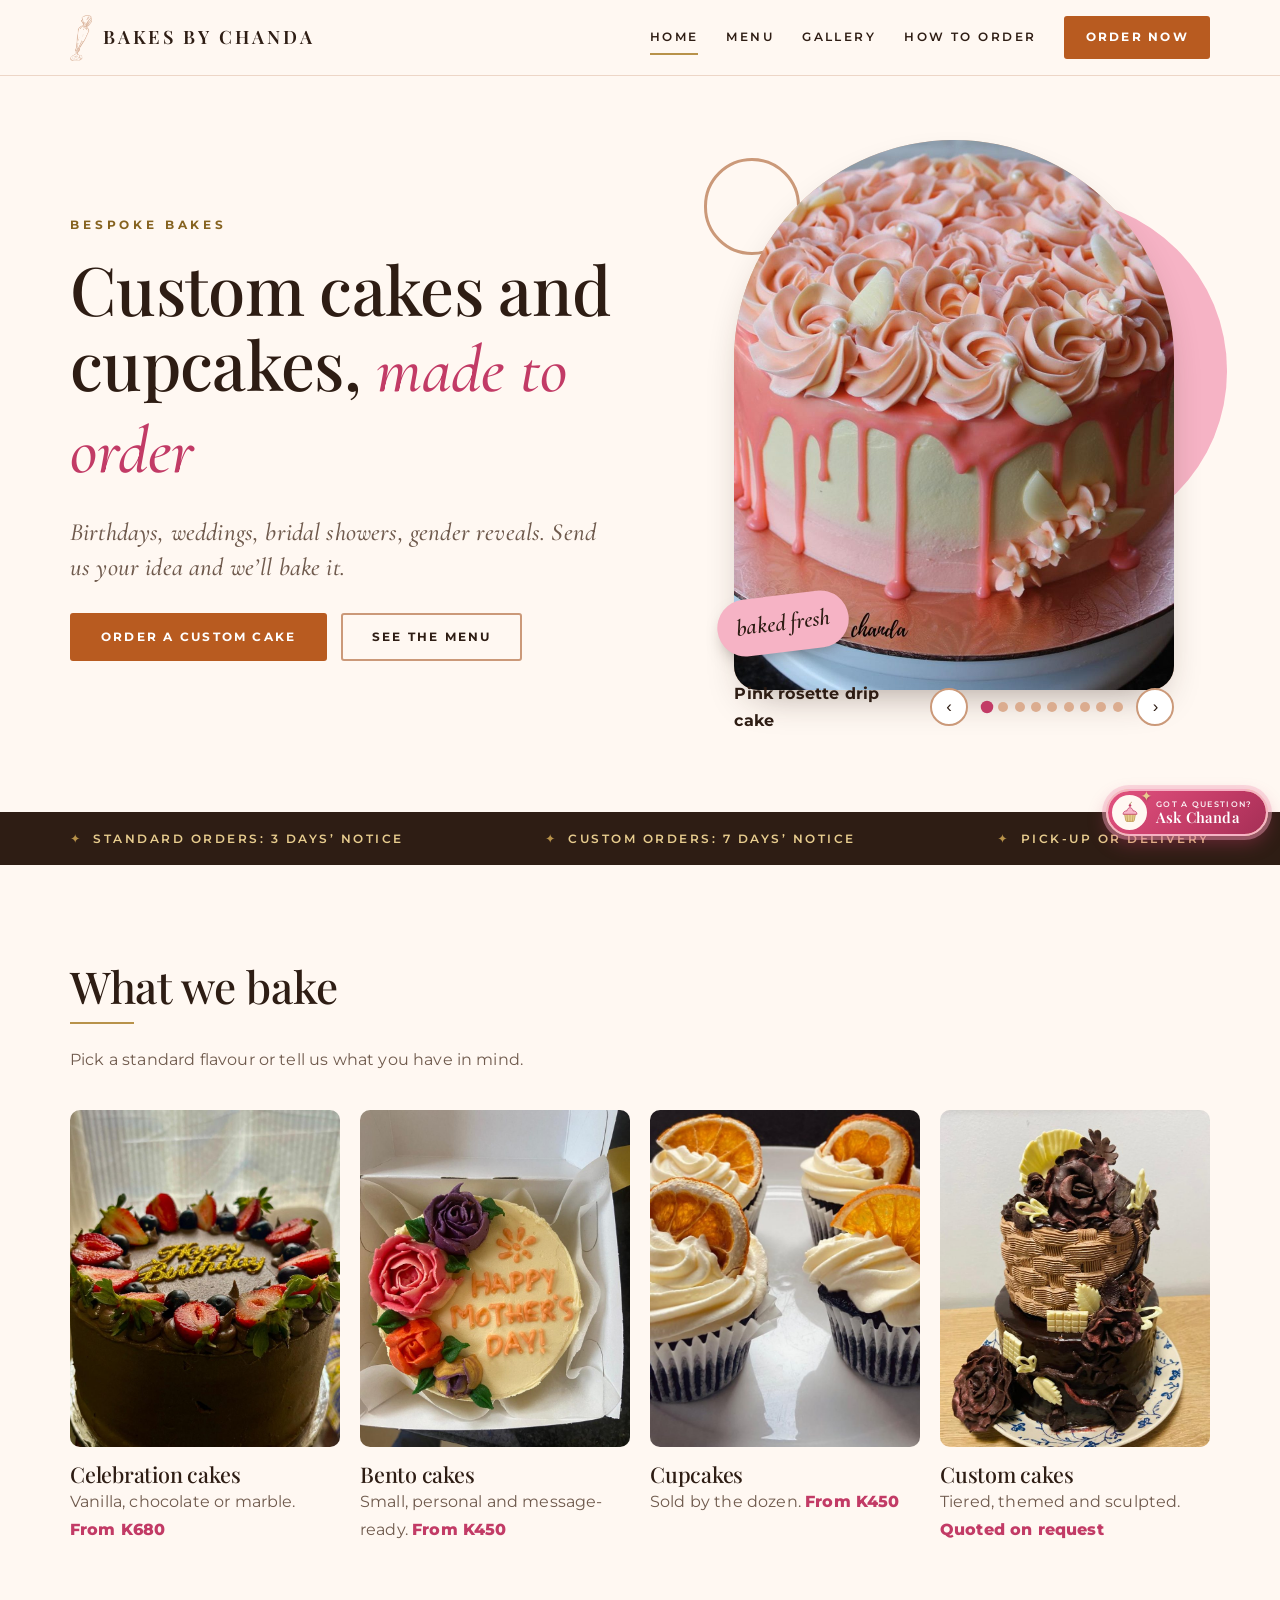
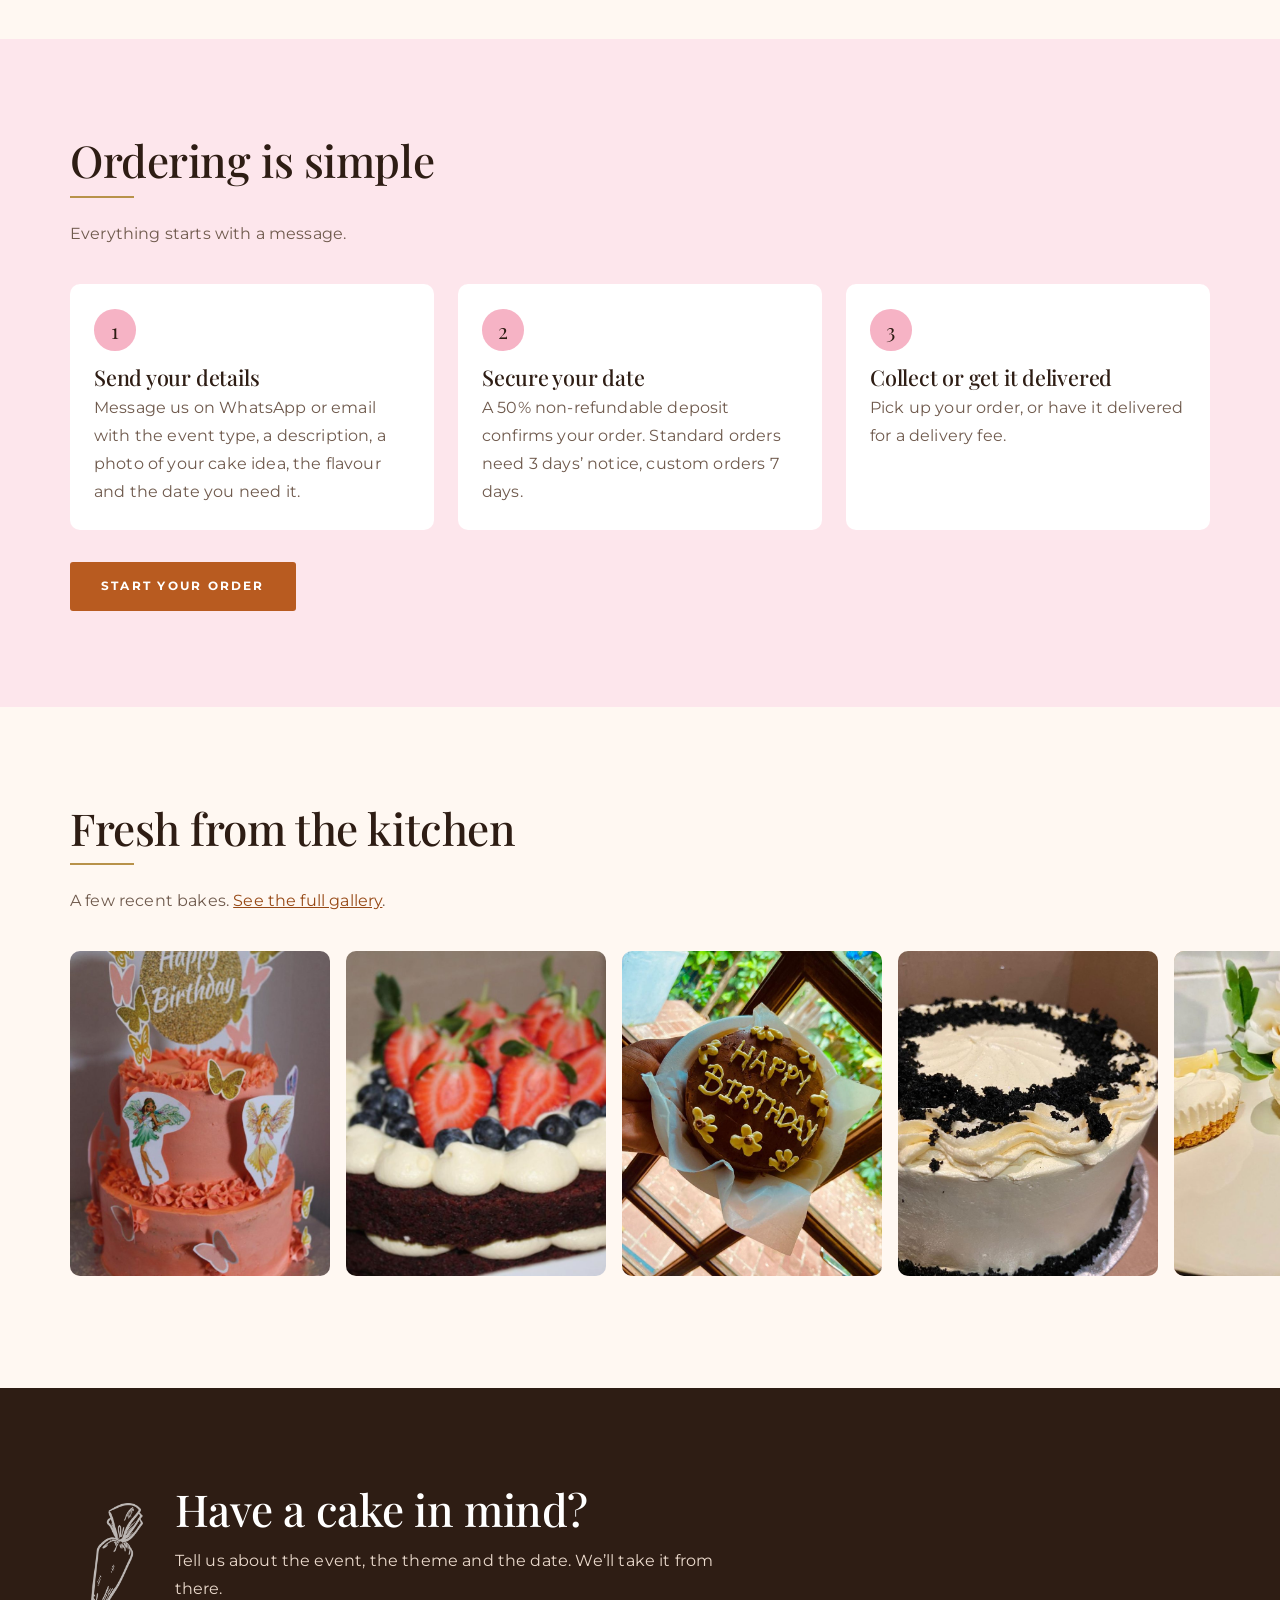
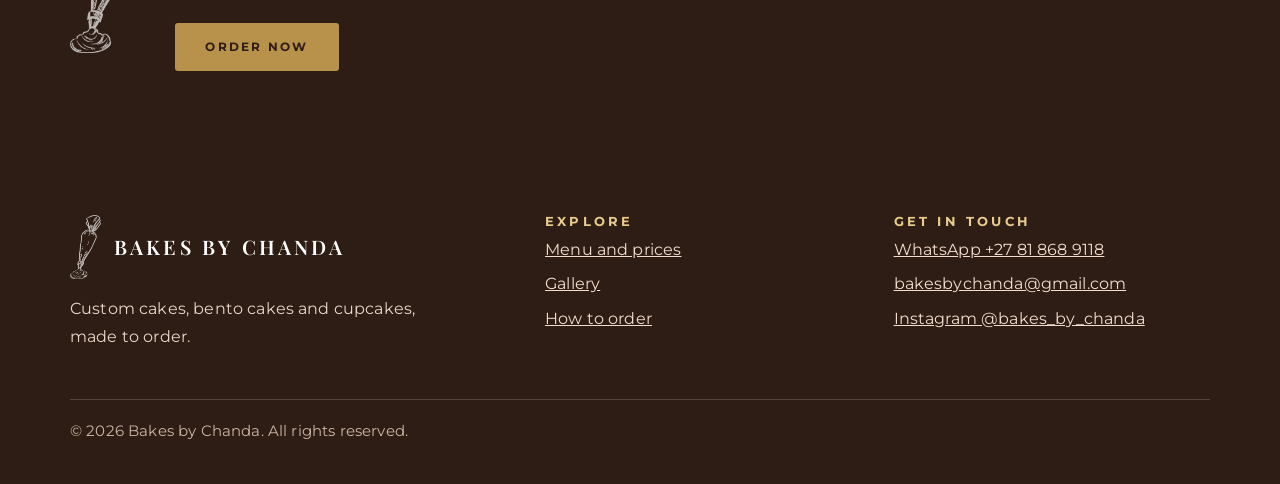
<file: index.html>
<!DOCTYPE html>
<html lang="en">
<head>
<meta charset="utf-8">
<meta name="viewport" content="width=device-width, initial-scale=1">
<title>Bakes by Chanda | Custom cakes, bento cakes and cupcakes</title>
<meta name="description" content="Custom cakes, bento cakes and cupcakes made to order. See the menu and prices, browse the gallery and order on WhatsApp.">
<meta name="theme-color" content="#dbac8f">
<meta property="og:title" content="Bakes by Chanda | Custom cakes, bento cakes and cupcakes">
<meta property="og:description" content="Custom cakes, bento cakes and cupcakes made to order. See the menu and prices, browse the gallery and order on WhatsApp.">
<meta property="og:type" content="website">
<meta property="og:image" content="images/cake-pink-rosettes.jpg">
<link rel="icon" type="image/png" href="images/logo-bag.png">
<link rel="preconnect" href="https://fonts.googleapis.com">
<link rel="preconnect" href="https://fonts.gstatic.com" crossorigin>
<link href="https://fonts.googleapis.com/css2?family=Cormorant+Garamond:ital,wght@0,500;0,600;1,500;1,600&family=Montserrat:wght@400;500;600;700;800&family=Playfair+Display:wght@500;600;700&display=swap" rel="stylesheet">
<link rel="stylesheet" href="css/style.css">
</head>
<body>
<a class="skip-link" href="#main">Skip to content</a>
<header class="site-header">
  <div class="wrap header-inner">
    <a class="brand" href="index.html" aria-label="Bakes by Chanda, home">
      <img src="images/logo-bag.png" alt="">
      <span class="brand-name">Bakes by Chanda</span>
    </a>
    <button class="nav-toggle" aria-expanded="false" aria-controls="site-nav" aria-label="Menu"><span></span></button>
    <nav class="nav" id="site-nav" aria-label="Main">
      <a href="index.html" aria-current="page">Home</a>
      <a href="menu.html">Menu</a>
      <a href="gallery.html">Gallery</a>
      <a href="order.html">How to order</a>
      <a class="btn btn-primary" href="order.html#order-form">Order now</a>
    </nav>
  </div>
</header>
<main id="main">

<section class="hero">
  <div class="wrap hero-grid">
    <div>
      <p class="eyebrow">Bespoke bakes</p>
      <h1>Custom cakes and cupcakes, <em>made to order</em></h1>
      <p class="lede">Birthdays, weddings, bridal showers, gender reveals. Send us your idea and we&rsquo;ll bake it.</p>
      <div class="hero-actions">
        <a class="btn btn-primary" href="order.html#order-form">Order a custom cake</a>
        <a class="btn btn-ghost" href="menu.html">See the menu</a>
      </div>
    </div>
    <div class="hero-art">
      <div class="slides" data-slideshow role="region" aria-roledescription="carousel" aria-label="Photos of our cakes and cupcakes">
        <figure class="slide is-active" data-caption="Pink rosette drip cake">
          <img src="images/cake-pink-rosettes.jpg" alt="Pink rosette drip cake with pearls and white chocolate petals" width="1100" height="1100">
        </figure>
        <figure class="slide" data-caption="Buttercream flower cupcakes" aria-hidden="true">
          <img src="images/cupcakes-buttercream-flowers.jpg" alt="Cupcakes topped with piped buttercream roses and flowers" width="1100" height="1100" loading="lazy">
        </figure>
        <figure class="slide" data-caption="Chocolate drip cake" aria-hidden="true">
          <img src="images/cake-chocolate-drip.jpg" alt="Chocolate drip cake with buttercream swirls and crumb toppers" width="1100" height="1100" loading="lazy">
        </figure>
        <figure class="slide" data-caption="Oreo cupcakes" aria-hidden="true">
          <img src="images/cupcakes-oreo.jpg" alt="Chocolate cupcakes with Oreo buttercream and Oreo halves" width="1100" height="1100" loading="lazy">
        </figure>
        <figure class="slide" data-caption="Gold drip birthday cake" aria-hidden="true">
          <img src="images/cake-gold-drip-33-detail.jpg" alt="Gold drip cake with piped numbers and decorations" width="1100" height="1100" loading="lazy">
        </figure>
        <figure class="slide" data-caption="Fondant cake with sugar flowers" aria-hidden="true">
          <img src="images/cake-fondant-striped-roses.jpg" alt="Red and white striped fondant cake with sugar roses and candy details" width="1100" height="1100" loading="lazy">
        </figure>
        <figure class="slide" data-caption="Caramel drip cake" aria-hidden="true">
          <img src="images/cake-caramel-drip.jpg" alt="Caramel and chocolate drip cake with buttercream rosettes" width="825" height="1100" loading="lazy">
        </figure>
        <figure class="slide" data-caption="Butterfly cupcakes" aria-hidden="true">
          <img src="images/cupcakes-pink-butterflies.jpg" alt="Pink buttercream cupcakes with gold glitter butterfly toppers" width="1100" height="733" loading="lazy">
        </figure>
        <figure class="slide" data-caption="Rose and flower cupcakes" aria-hidden="true">
          <img src="images/cupcakes-rose-box.jpg" alt="Box of cupcakes with piped pink and orange buttercream flowers" width="1100" height="825" loading="lazy">
        </figure>
      </div>
      <div class="slide-bar">
        <p class="slide-caption" aria-live="polite"></p>
        <div class="slide-controls">
          <button class="slide-btn slide-prev" type="button" aria-label="Previous photo">&#8249;</button>
          <div class="slide-dots"></div>
          <button class="slide-btn slide-next" type="button" aria-label="Next photo">&#8250;</button>
        </div>
      </div>
      <span class="sticker" aria-hidden="true">baked fresh</span>
    </div>
  </div>
</section>

<div class="info-strip">
  <div class="wrap">
    <ul>
      <li>Standard orders: 3 days&rsquo; notice</li>
      <li>Custom orders: 7 days&rsquo; notice</li>
      <li>Pick-up or delivery</li>
    </ul>
  </div>
</div>

<section class="section">
  <div class="wrap">
    <div class="section-head">
      <h2>What we bake</h2>
      <p>Pick a standard flavour or tell us what you have in mind.</p>
    </div>
    <div class="tiles">
      <a class="tile" href="menu.html#cakes">
        <div class="tile-img"><img src="images/cake-chocolate-berries-birthday.jpg" alt="Chocolate birthday cake ringed with strawberries and blueberries" loading="lazy"></div>
        <h3>Celebration cakes</h3>
        <p>Vanilla, chocolate or marble. <span class="from">From K680</span></p>
      </a>
      <a class="tile" href="menu.html#bento">
        <div class="tile-img"><img src="images/bento-mothers-day.jpg" alt="Mother&rsquo;s Day bento cake with buttercream roses" loading="lazy"></div>
        <h3>Bento cakes</h3>
        <p>Small, personal and message-ready. <span class="from">From K450</span></p>
      </a>
      <a class="tile" href="menu.html#cupcakes">
        <div class="tile-img"><img src="images/cupcakes-orange-slice.jpg" alt="Chocolate cupcakes with vanilla frosting and dried orange slices" loading="lazy"></div>
        <h3>Cupcakes</h3>
        <p>Sold by the dozen. <span class="from">From K450</span></p>
      </a>
      <a class="tile" href="menu.html#custom">
        <div class="tile-img"><img src="images/cake-chocolate-basket-weave.jpg" alt="Two-tier chocolate cake with basket-weave buttercream and chocolate roses" loading="lazy"></div>
        <h3>Custom cakes</h3>
        <p>Tiered, themed and sculpted. <span class="from">Quoted on request</span></p>
      </a>
    </div>
  </div>
</section>

<section class="section band-pink">
  <div class="wrap">
    <div class="section-head">
      <h2>Ordering is simple</h2>
      <p>Everything starts with a message.</p>
    </div>
    <ol class="steps">
      <li>
        <h3>Send your details</h3>
        <p>Message us on WhatsApp or email with the event type, a description, a photo of your cake idea, the flavour and the date you need it.</p>
      </li>
      <li>
        <h3>Secure your date</h3>
        <p>A 50% non-refundable deposit confirms your order. Standard orders need 3 days&rsquo; notice, custom orders 7 days.</p>
      </li>
      <li>
        <h3>Collect or get it delivered</h3>
        <p>Pick up your order, or have it delivered for a delivery fee.</p>
      </li>
    </ol>
    <div class="band-actions"><a class="btn btn-primary" href="order.html#order-form">Start your order</a></div>
  </div>
</section>

<section class="section">
  <div class="wrap">
    <div class="section-head">
      <h2>Fresh from the kitchen</h2>
      <p>A few recent bakes. <a href="gallery.html">See the full gallery</a>.</p>
    </div>
  </div>
  <div class="strip" tabindex="0" aria-label="Recent bakes, scroll sideways">
    <a href="gallery.html#custom"><img src="images/cake-fairy-two-tier.jpg" alt="Two-tier fairy birthday cake with butterflies" loading="lazy"></a>
    <a href="gallery.html#cakes"><img src="images/cake-red-velvet-berries.jpg" alt="Naked layer cake with strawberries and blueberries" loading="lazy"></a>
    <a href="gallery.html#bento"><img src="images/bento-happy-birthday.jpg" alt="Chocolate bento cake with Happy Birthday piping" loading="lazy"></a>
    <a href="gallery.html#cakes"><img src="images/cake-vanilla-crumb.jpg" alt="Vanilla buttercream cake with dark cake-crumb border" loading="lazy"></a>
    <a href="gallery.html#desserts"><img src="images/dessert-lemon-cheesecake-cups.jpg" alt="Lemon cheesecake cups with a biscuit base" loading="lazy" style="object-position:40% 50%"></a>
    <a href="gallery.html#custom"><img src="images/cake-fondant-striped-roses-detail.jpg" alt="Close-up of sugar roses on a striped fondant cake" loading="lazy"></a>
  </div>
</section>

<section class="section cta">
  <div class="wrap cta-inner">
    <img src="images/logo-bag-white.png" alt="">
    <div>
      <h2>Have a cake in mind?</h2>
      <p>Tell us about the event, the theme and the date. We&rsquo;ll take it from there.</p>
      <a class="btn btn-primary" href="order.html#order-form">Order now</a>
    </div>
  </div>
</section>
</main>
<footer class="site-footer">
  <div class="wrap">
    <div class="footer-grid">
      <div>
        <div class="footer-brand">
          <img src="images/logo-bag-white.png" alt="">
          <span class="brand-name">Bakes by Chanda</span>
        </div>
        <p style="margin-top:1rem;max-width:22rem">Custom cakes, bento cakes and cupcakes, made to order.</p>
      </div>
      <div>
        <h3>Explore</h3>
        <ul>
          <li><a href="menu.html">Menu and prices</a></li>
          <li><a href="gallery.html">Gallery</a></li>
          <li><a href="order.html">How to order</a></li>
        </ul>
      </div>
      <div>
        <h3>Get in touch</h3>
        <ul>
          <li><a href="https://wa.me/27818689118">WhatsApp +27 81 868 9118</a></li>
          <li><a href="mailto:bakesbychanda@gmail.com">bakesbychanda@gmail.com</a></li>
          <li><a href="https://www.instagram.com/bakes_by_chanda/" rel="noopener">Instagram @bakes_by_chanda</a></li>
        </ul>
      </div>
    </div>
    <p class="copyright">&copy; <span data-year>2026</span> Bakes by Chanda. All rights reserved.</p>
  </div>
</footer>
<script src="js/main.js"></script>
</body>
</html>
</file>
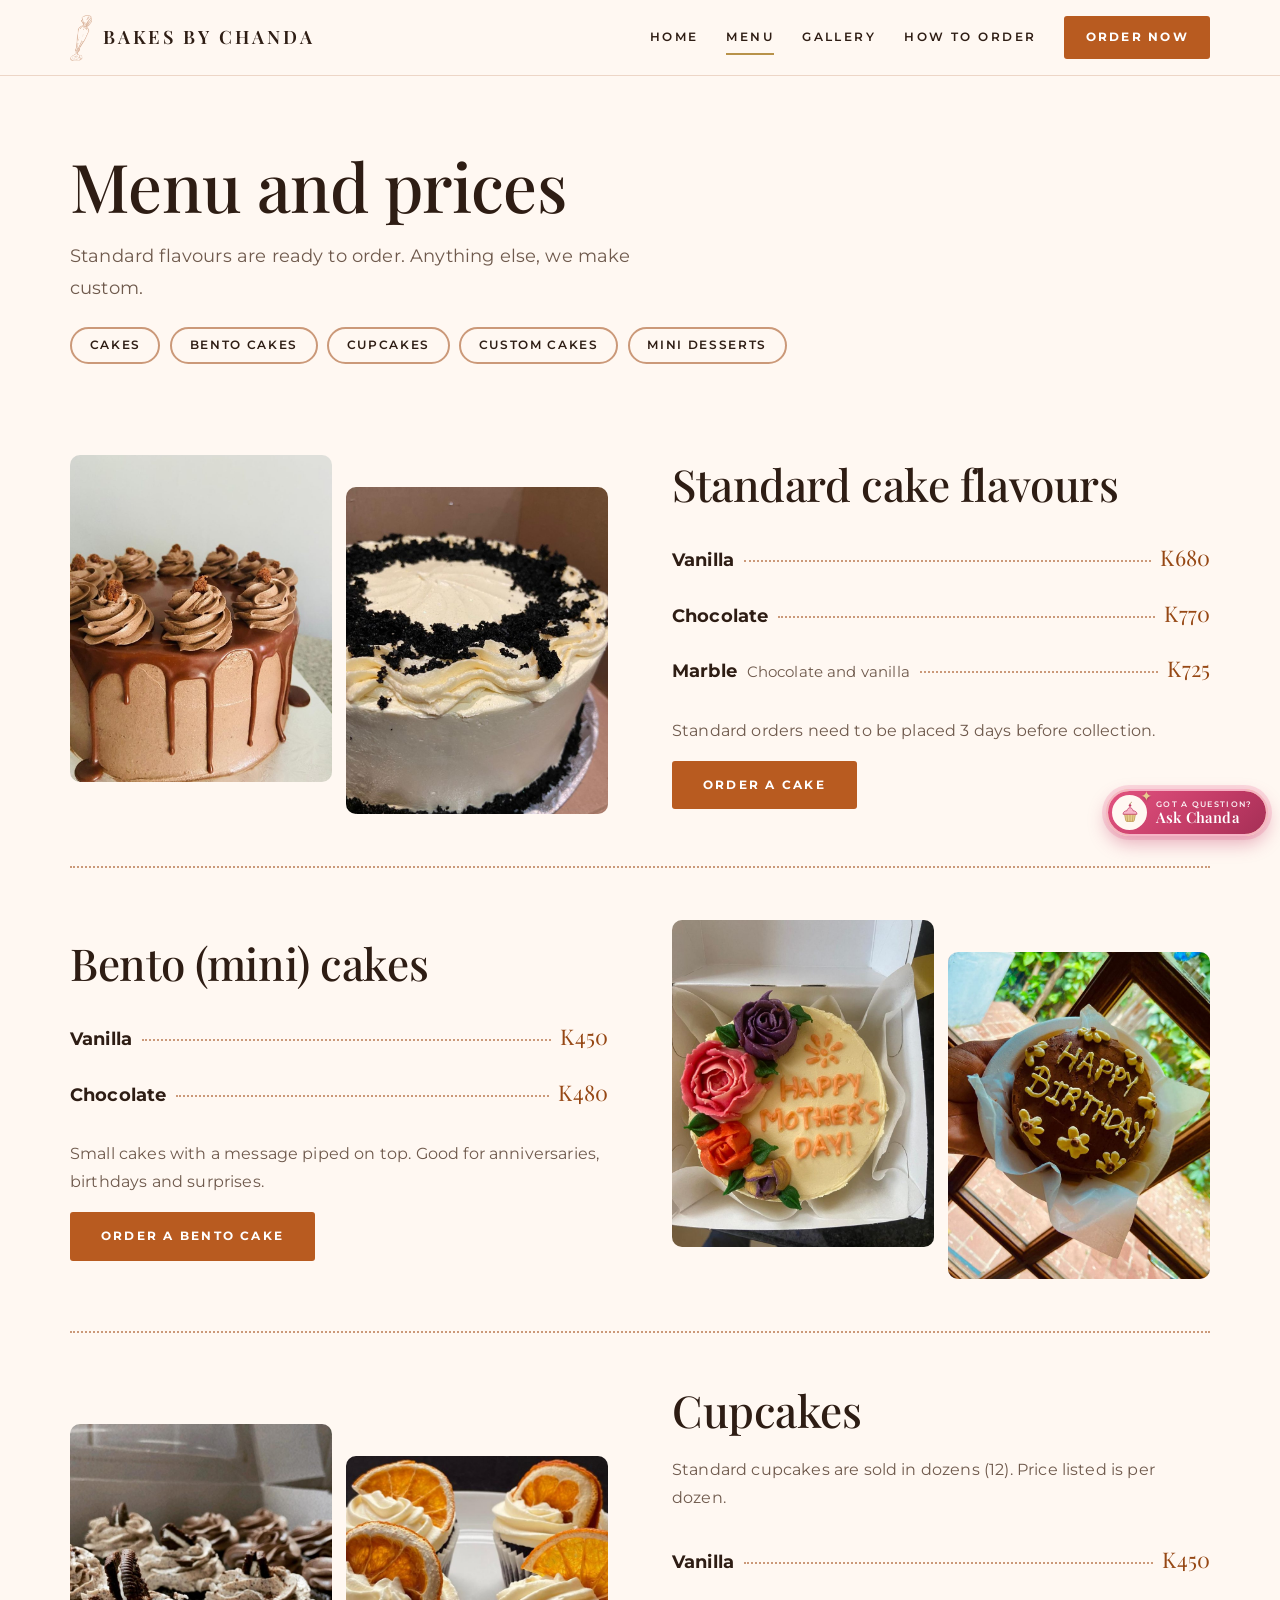
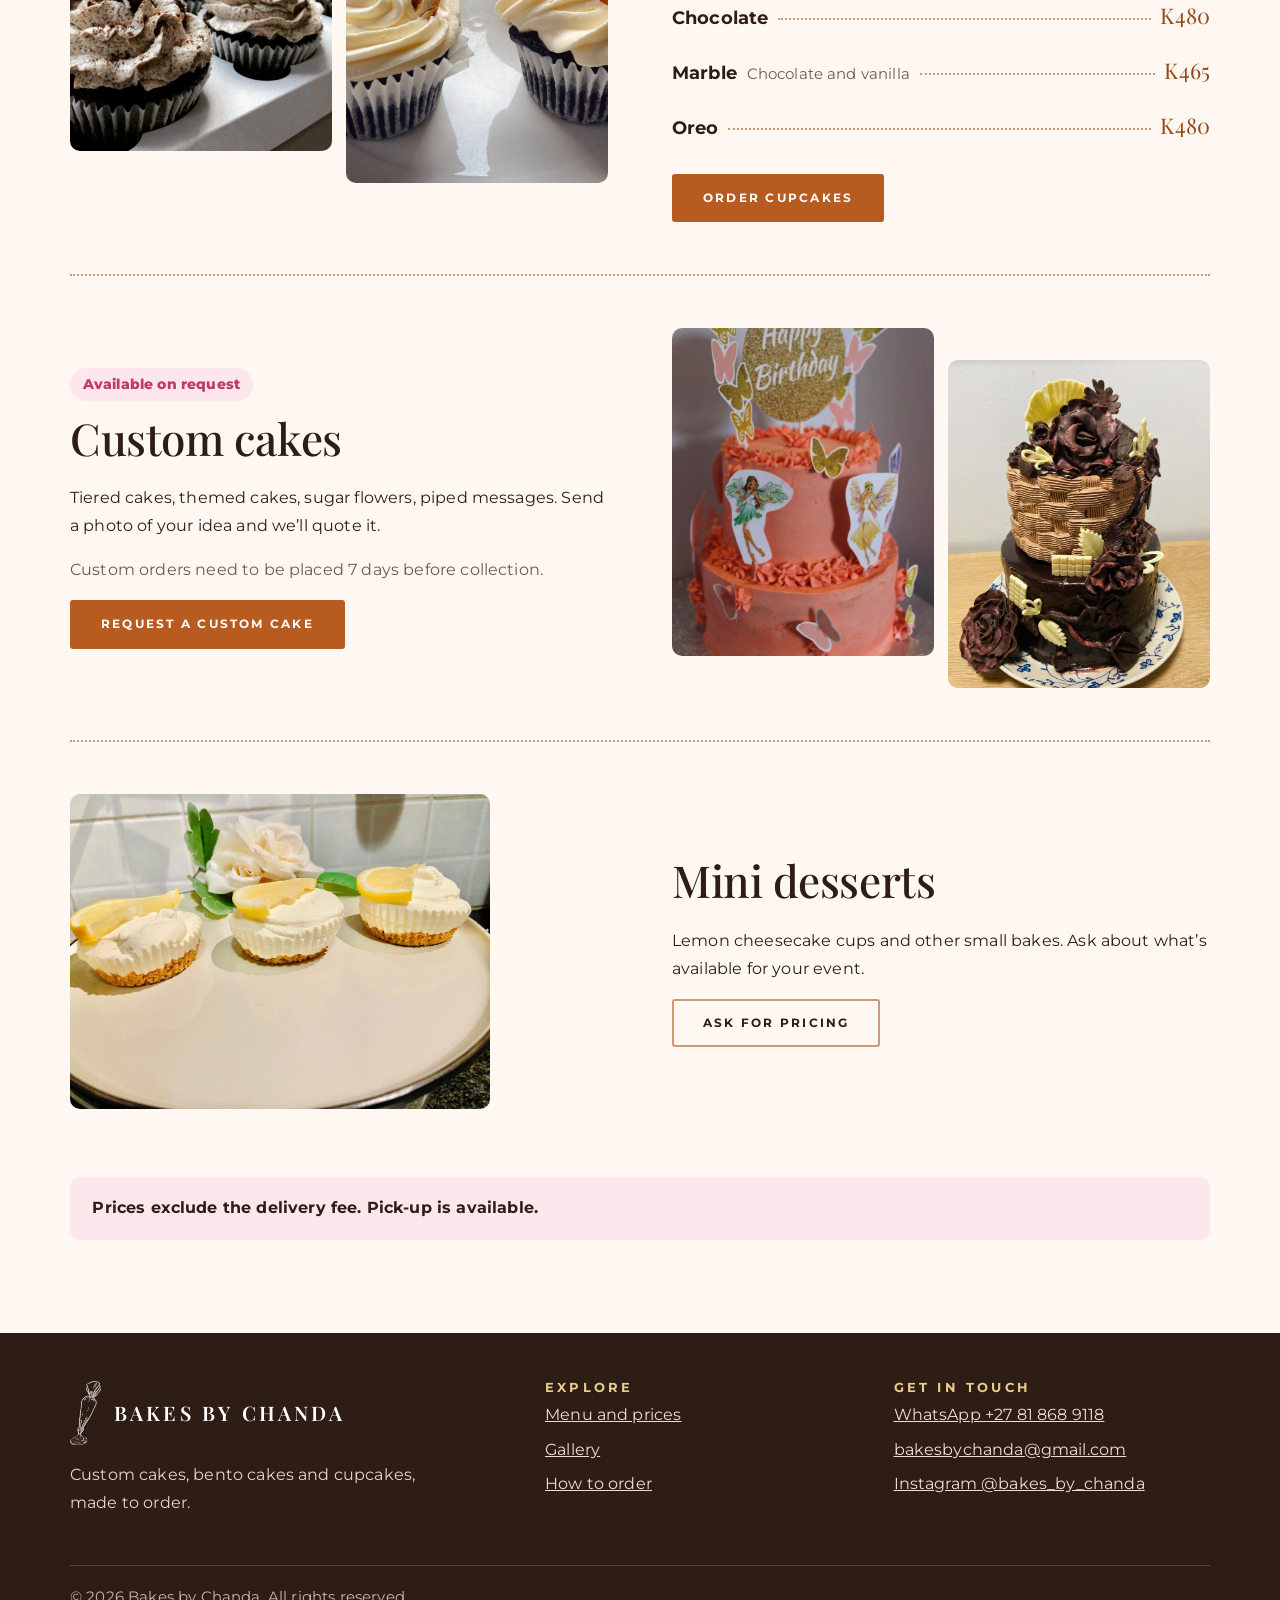
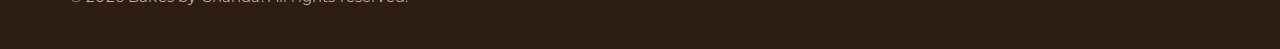
<file: menu.html>
<!DOCTYPE html>
<html lang="en">
<head>
<meta charset="utf-8">
<meta name="viewport" content="width=device-width, initial-scale=1">
<title>Menu and prices | Bakes by Chanda</title>
<meta name="description" content="Standard cake, bento cake and cupcake flavours with prices, plus custom cakes on request.">
<meta name="theme-color" content="#dbac8f">
<meta property="og:title" content="Menu and prices | Bakes by Chanda">
<meta property="og:description" content="Standard cake, bento cake and cupcake flavours with prices, plus custom cakes on request.">
<meta property="og:type" content="website">
<meta property="og:image" content="images/cake-pink-rosettes.jpg">
<link rel="icon" type="image/png" href="images/logo-bag.png">
<link rel="preconnect" href="https://fonts.googleapis.com">
<link rel="preconnect" href="https://fonts.gstatic.com" crossorigin>
<link href="https://fonts.googleapis.com/css2?family=Cormorant+Garamond:ital,wght@0,500;0,600;1,500;1,600&family=Montserrat:wght@400;500;600;700;800&family=Playfair+Display:wght@500;600;700&display=swap" rel="stylesheet">
<link rel="stylesheet" href="css/style.css">
</head>
<body>
<a class="skip-link" href="#main">Skip to content</a>
<header class="site-header">
  <div class="wrap header-inner">
    <a class="brand" href="index.html" aria-label="Bakes by Chanda, home">
      <img src="images/logo-bag.png" alt="">
      <span class="brand-name">Bakes by Chanda</span>
    </a>
    <button class="nav-toggle" aria-expanded="false" aria-controls="site-nav" aria-label="Menu"><span></span></button>
    <nav class="nav" id="site-nav" aria-label="Main">
      <a href="index.html">Home</a>
      <a href="menu.html" aria-current="page">Menu</a>
      <a href="gallery.html">Gallery</a>
      <a href="order.html">How to order</a>
      <a class="btn btn-primary" href="order.html#order-form">Order now</a>
    </nav>
  </div>
</header>
<main id="main">

<section class="page-banner">
  <div class="wrap">
    <h1>Menu and prices</h1>
    <p>Standard flavours are ready to order. Anything else, we make custom.</p>
    <div class="chips" aria-label="Jump to a section">
      <a class="chip" href="#cakes">Cakes</a>
      <a class="chip" href="#bento">Bento cakes</a>
      <a class="chip" href="#cupcakes">Cupcakes</a>
      <a class="chip" href="#custom">Custom cakes</a>
      <a class="chip" href="#desserts">Mini desserts</a>
    </div>
  </div>
</section>

<div class="wrap">

  <section class="menu-block" id="cakes">
    <div class="menu-photos">
      <img src="images/cake-chocolate-drip.jpg" alt="Chocolate drip cake with buttercream swirls" loading="lazy">
      <img src="images/cake-vanilla-crumb.jpg" alt="Vanilla buttercream cake with dark cake-crumb border" loading="lazy">
    </div>
    <div>
      <h2>Standard cake flavours</h2>
      <ul class="price-list">
        <li>Vanilla <span class="dots"></span> <span class="price">K680</span></li>
        <li>Chocolate <span class="dots"></span> <span class="price">K770</span></li>
        <li>Marble <small>Chocolate and vanilla</small> <span class="dots"></span> <span class="price">K725</span></li>
      </ul>
      <p class="menu-note">Standard orders need to be placed 3 days before collection.</p>
      <a class="btn btn-primary" href="order.html?item=standard#order-form">Order a cake</a>
    </div>
  </section>

  <section class="menu-block flip" id="bento">
    <div class="menu-photos">
      <img src="images/bento-mothers-day.jpg" alt="Mother&rsquo;s Day bento cake with buttercream roses" loading="lazy">
      <img src="images/bento-happy-birthday.jpg" alt="Chocolate bento cake with Happy Birthday piping" loading="lazy">
    </div>
    <div>
      <h2>Bento (mini) cakes</h2>
      <ul class="price-list">
        <li>Vanilla <span class="dots"></span> <span class="price">K450</span></li>
        <li>Chocolate <span class="dots"></span> <span class="price">K480</span></li>
      </ul>
      <p class="menu-note">Small cakes with a message piped on top. Good for anniversaries, birthdays and surprises.</p>
      <a class="btn btn-primary" href="order.html?item=bento#order-form">Order a bento cake</a>
    </div>
  </section>

  <section class="menu-block" id="cupcakes">
    <div class="menu-photos">
      <img src="images/cupcakes-oreo.jpg" alt="Chocolate cupcakes with Oreo buttercream and Oreo halves" loading="lazy">
      <img src="images/cupcakes-orange-slice.jpg" alt="Chocolate cupcakes with vanilla frosting and dried orange slices" loading="lazy">
    </div>
    <div>
      <h2>Cupcakes</h2>
      <p class="menu-note">Standard cupcakes are sold in dozens (12). Price listed is per dozen.</p>
      <ul class="price-list">
        <li>Vanilla <span class="dots"></span> <span class="price">K450</span></li>
        <li>Chocolate <span class="dots"></span> <span class="price">K480</span></li>
        <li>Marble <small>Chocolate and vanilla</small> <span class="dots"></span> <span class="price">K465</span></li>
        <li>Oreo <span class="dots"></span> <span class="price">K480</span></li>
      </ul>
      <a class="btn btn-primary" href="order.html?item=cupcakes#order-form">Order cupcakes</a>
    </div>
  </section>

  <section class="menu-block flip" id="custom">
    <div class="menu-photos">
      <img src="images/cake-fairy-two-tier.jpg" alt="Two-tier fairy birthday cake with butterflies" loading="lazy">
      <img src="images/cake-chocolate-basket-weave.jpg" alt="Two-tier chocolate cake with basket-weave buttercream and chocolate roses" loading="lazy">
    </div>
    <div>
      <span class="tag-pink">Available on request</span>
      <h2>Custom cakes</h2>
      <p>Tiered cakes, themed cakes, sugar flowers, piped messages. Send a photo of your idea and we&rsquo;ll quote it.</p>
      <p class="menu-note">Custom orders need to be placed 7 days before collection.</p>
      <a class="btn btn-primary" href="order.html?item=custom#order-form">Request a custom cake</a>
    </div>
  </section>

  <section class="menu-block" id="desserts">
    <div class="menu-photos single">
      <img src="images/dessert-lemon-cheesecake-cups.jpg" alt="Lemon cheesecake cups with a biscuit base" loading="lazy" style="aspect-ratio:4/3">
    </div>
    <div>
      <h2>Mini desserts</h2>
      <p>Lemon cheesecake cups and other small bakes. Ask about what&rsquo;s available for your event.</p>
      <a class="btn btn-ghost" href="order.html#order-form">Ask for pricing</a>
    </div>
  </section>

  <p class="delivery-note">Prices exclude the delivery fee. Pick-up is available.</p>
  <div style="height:clamp(3rem,6vw,5rem)"></div>
</div>
</main>
<footer class="site-footer">
  <div class="wrap">
    <div class="footer-grid">
      <div>
        <div class="footer-brand">
          <img src="images/logo-bag-white.png" alt="">
          <span class="brand-name">Bakes by Chanda</span>
        </div>
        <p style="margin-top:1rem;max-width:22rem">Custom cakes, bento cakes and cupcakes, made to order.</p>
      </div>
      <div>
        <h3>Explore</h3>
        <ul>
          <li><a href="menu.html">Menu and prices</a></li>
          <li><a href="gallery.html">Gallery</a></li>
          <li><a href="order.html">How to order</a></li>
        </ul>
      </div>
      <div>
        <h3>Get in touch</h3>
        <ul>
          <li><a href="https://wa.me/27818689118">WhatsApp +27 81 868 9118</a></li>
          <li><a href="mailto:bakesbychanda@gmail.com">bakesbychanda@gmail.com</a></li>
          <li><a href="https://www.instagram.com/bakes_by_chanda/" rel="noopener">Instagram @bakes_by_chanda</a></li>
        </ul>
      </div>
    </div>
    <p class="copyright">&copy; <span data-year>2026</span> Bakes by Chanda. All rights reserved.</p>
  </div>
</footer>
<script src="js/main.js"></script>
</body>
</html>
</file>
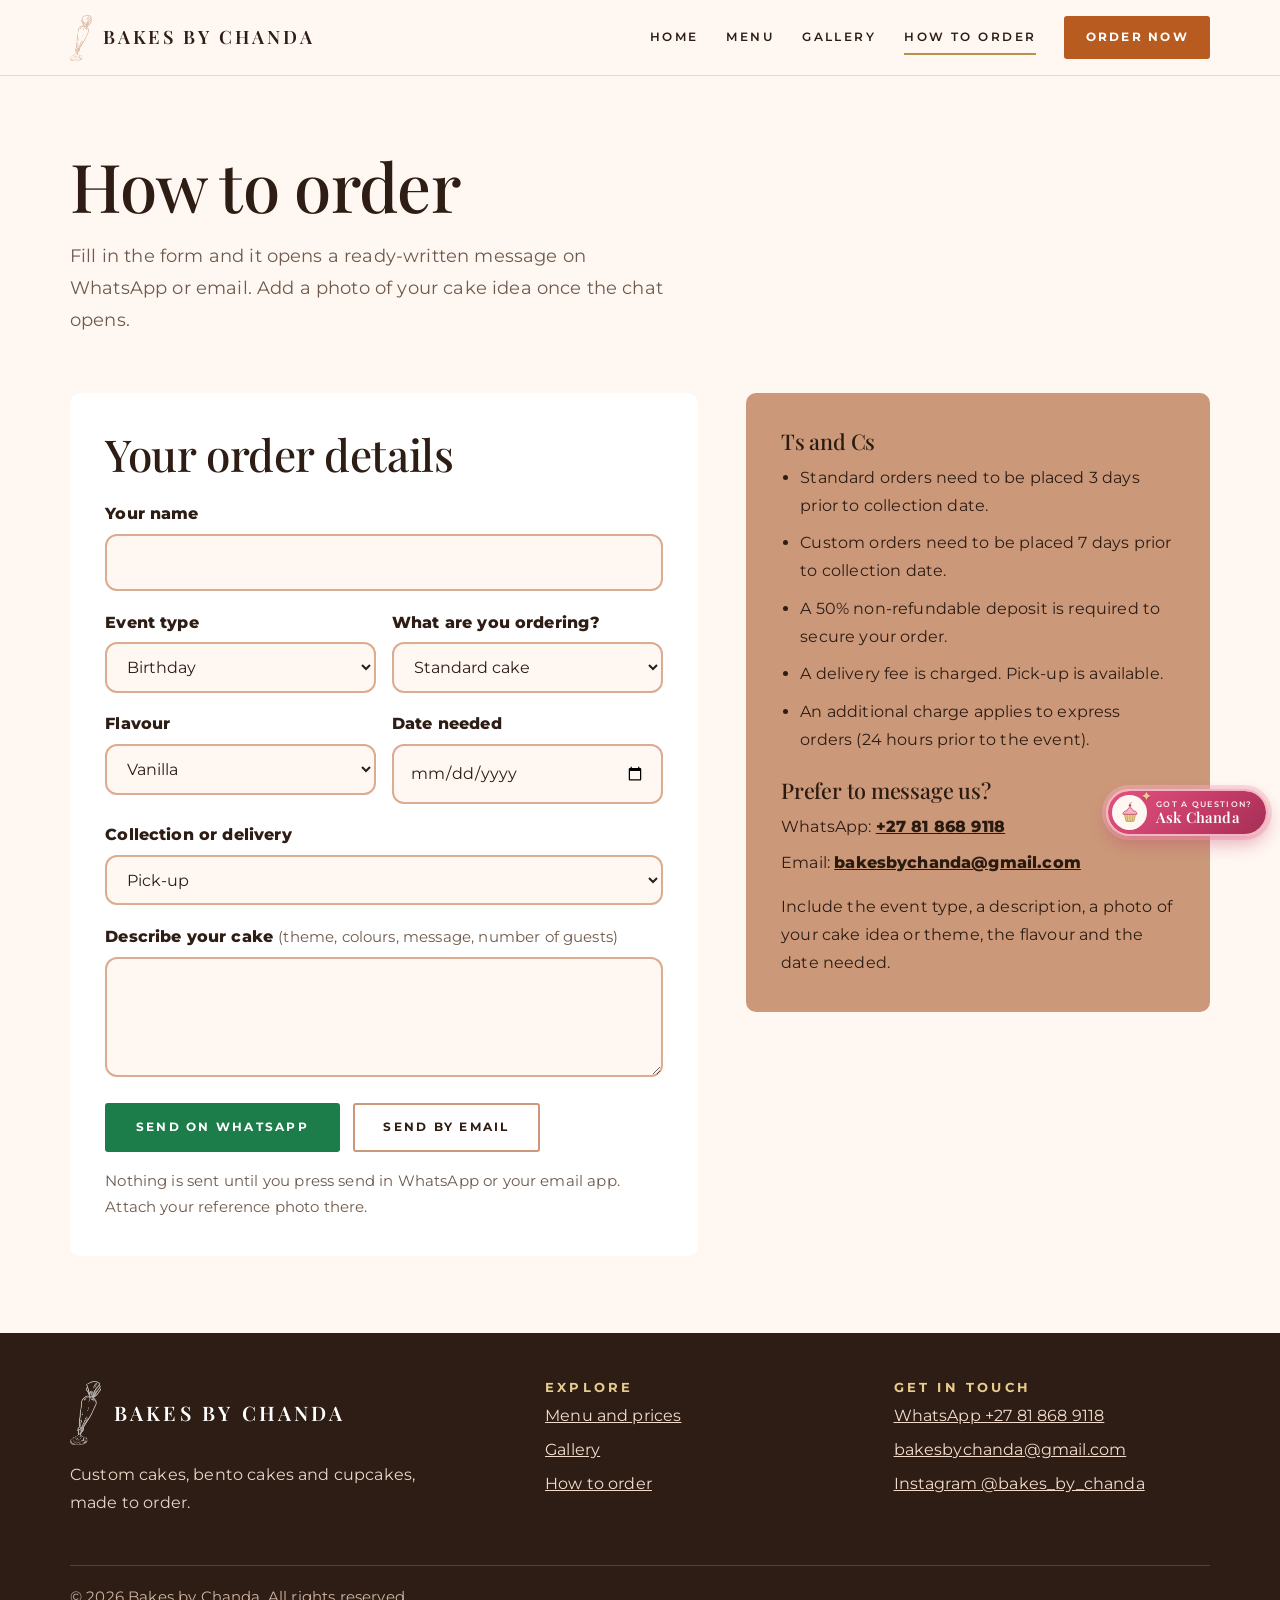
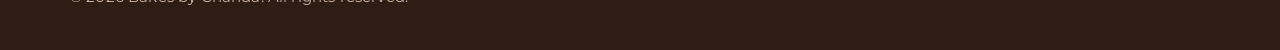
<file: order.html>
<!DOCTYPE html>
<html lang="en">
<head>
<meta charset="utf-8">
<meta name="viewport" content="width=device-width, initial-scale=1">
<title>How to order | Bakes by Chanda</title>
<meta name="description" content="How to order custom cakes and cupcakes: what to send, lead times, deposit, delivery and collection.">
<meta name="theme-color" content="#dbac8f">
<meta property="og:title" content="How to order | Bakes by Chanda">
<meta property="og:description" content="How to order custom cakes and cupcakes: what to send, lead times, deposit, delivery and collection.">
<meta property="og:type" content="website">
<meta property="og:image" content="images/cake-pink-rosettes.jpg">
<link rel="icon" type="image/png" href="images/logo-bag.png">
<link rel="preconnect" href="https://fonts.googleapis.com">
<link rel="preconnect" href="https://fonts.gstatic.com" crossorigin>
<link href="https://fonts.googleapis.com/css2?family=Cormorant+Garamond:ital,wght@0,500;0,600;1,500;1,600&family=Montserrat:wght@400;500;600;700;800&family=Playfair+Display:wght@500;600;700&display=swap" rel="stylesheet">
<link rel="stylesheet" href="css/style.css">
</head>
<body>
<a class="skip-link" href="#main">Skip to content</a>
<header class="site-header">
  <div class="wrap header-inner">
    <a class="brand" href="index.html" aria-label="Bakes by Chanda, home">
      <img src="images/logo-bag.png" alt="">
      <span class="brand-name">Bakes by Chanda</span>
    </a>
    <button class="nav-toggle" aria-expanded="false" aria-controls="site-nav" aria-label="Menu"><span></span></button>
    <nav class="nav" id="site-nav" aria-label="Main">
      <a href="index.html">Home</a>
      <a href="menu.html">Menu</a>
      <a href="gallery.html">Gallery</a>
      <a href="order.html" aria-current="page">How to order</a>
      <a class="btn btn-primary" href="order.html#order-form">Order now</a>
    </nav>
  </div>
</header>
<main id="main">

<section class="page-banner">
  <div class="wrap">
    <h1>How to order</h1>
    <p>Fill in the form and it opens a ready-written message on WhatsApp or email. Add a photo of your cake idea once the chat opens.</p>
  </div>
</section>

<section class="wrap" style="padding-bottom:clamp(3rem,6vw,5rem)">
  <div class="order-grid">

    <div class="card">
      <h2>Your order details</h2>
      <form id="order-form" novalidate>
        <div class="field">
          <label for="name">Your name</label>
          <input id="name" name="name" type="text" autocomplete="name" required>
        </div>
        <div class="field-row">
          <div class="field">
            <label for="event">Event type</label>
            <select id="event" name="event">
              <option>Birthday</option>
              <option>Wedding</option>
              <option>Bridal shower</option>
              <option>Gender reveal</option>
              <option>Anniversary</option>
              <option>Other</option>
            </select>
          </div>
          <div class="field">
            <label for="product">What are you ordering?</label>
            <select id="product" name="product">
              <option value="standard">Standard cake</option>
              <option value="bento">Bento (mini) cake</option>
              <option value="cupcakes">Cupcakes (by the dozen)</option>
              <option value="custom">Custom cake</option>
            </select>
          </div>
        </div>
        <div class="field-row">
          <div class="field">
            <label for="flavour">Flavour</label>
            <select id="flavour" name="flavour"></select>
          </div>
          <div class="field">
            <label for="date">Date needed</label>
            <input id="date" name="date" type="date" required>
          </div>
        </div>
        <div id="notice" class="notice" role="status" hidden></div>
        <div class="field">
          <label for="handover">Collection or delivery</label>
          <select id="handover" name="handover">
            <option>Pick-up</option>
            <option>Delivery (fee charged)</option>
          </select>
        </div>
        <div class="field">
          <label for="description">Describe your cake <span class="hint">(theme, colours, message, number of guests)</span></label>
          <textarea id="description" name="description"></textarea>
        </div>
        <div class="form-actions">
          <button class="btn btn-wa" type="submit" name="via" value="whatsapp">Send on WhatsApp</button>
          <button class="btn btn-ghost" type="submit" name="via" value="email">Send by email</button>
        </div>
        <p class="form-foot">Nothing is sent until you press send in WhatsApp or your email app. Attach your reference photo there.</p>
      </form>
    </div>

    <div>
      <div class="card tan">
        <h3>Ts and Cs</h3>
        <ul class="tc-list">
          <li>Standard orders need to be placed 3 days prior to collection date.</li>
          <li>Custom orders need to be placed 7 days prior to collection date.</li>
          <li>A 50% non-refundable deposit is required to secure your order.</li>
          <li>A delivery fee is charged. Pick-up is available.</li>
          <li>An additional charge applies to express orders (24 hours prior to the event).</li>
        </ul>
        <h3>Prefer to message us?</h3>
        <ul class="contact-list">
          <li>WhatsApp: <a href="https://wa.me/27818689118">+27 81 868 9118</a></li>
          <li>Email: <a href="mailto:bakesbychanda@gmail.com">bakesbychanda@gmail.com</a></li>
        </ul>
        <p style="margin:1rem 0 0">Include the event type, a description, a photo of your cake idea or theme, the flavour and the date needed.</p>
      </div>
    </div>

  </div>
</section>
</main>
<footer class="site-footer">
  <div class="wrap">
    <div class="footer-grid">
      <div>
        <div class="footer-brand">
          <img src="images/logo-bag-white.png" alt="">
          <span class="brand-name">Bakes by Chanda</span>
        </div>
        <p style="margin-top:1rem;max-width:22rem">Custom cakes, bento cakes and cupcakes, made to order.</p>
      </div>
      <div>
        <h3>Explore</h3>
        <ul>
          <li><a href="menu.html">Menu and prices</a></li>
          <li><a href="gallery.html">Gallery</a></li>
          <li><a href="order.html">How to order</a></li>
        </ul>
      </div>
      <div>
        <h3>Get in touch</h3>
        <ul>
          <li><a href="https://wa.me/27818689118">WhatsApp +27 81 868 9118</a></li>
          <li><a href="mailto:bakesbychanda@gmail.com">bakesbychanda@gmail.com</a></li>
          <li><a href="https://www.instagram.com/bakes_by_chanda/" rel="noopener">Instagram @bakes_by_chanda</a></li>
        </ul>
      </div>
    </div>
    <p class="copyright">&copy; <span data-year>2026</span> Bakes by Chanda. All rights reserved.</p>
  </div>
</footer>
<script src="js/main.js"></script>
</body>
</html>
</file>
<file: css/style.css>
/* ==========================================================
   Bakes by Chanda – stylesheet
   Colours come from the menu/logo PDF (tan, clay, burnt orange)
   plus a pink accent. Change them once here, in :root.
   ========================================================== */

:root {
  --cream: #fff8f2;
  --paper: #ffffff;
  --tan: #dbac8f;
  --clay: #cb9979;
  --burnt: #b85b20;
  --burnt-dark: #964815;
  --cocoa: #2e1d14;
  --muted: #6f5a4d;
  --pink: #f6b3c5;
  --pink-soft: #fde6ec;
  --pink-deep: #c23b66;
  --gold: #b8924a;          /* decorative gold */
  --gold-text: #85621f;     /* darker gold, readable on cream */
  --gold-light: #e8cd8f;    /* gold on dark backgrounds */

  --font-display: "Playfair Display", Georgia, "Times New Roman", serif;
  --font-accent: "Cormorant Garamond", Georgia, serif;
  --font-body: "Montserrat", "Segoe UI", system-ui, -apple-system, sans-serif;

  --radius: 10px;
  --wrap: 1140px;
  --header-h: 76px;
}

*,
*::before,
*::after { box-sizing: border-box; }

html { scroll-behavior: smooth; scroll-padding-top: calc(var(--header-h) + 16px); }

body {
  margin: 0;
  font-family: var(--font-body);
  font-size: 1rem;
  line-height: 1.75;
  letter-spacing: .01em;
  color: var(--cocoa);
  background: var(--cream);
  -webkit-font-smoothing: antialiased;
}

img { max-width: 100%; display: block; }
a { color: var(--burnt-dark); }
a:hover { color: var(--pink-deep); }

h1, h2, h3 {
  font-family: var(--font-display);
  font-weight: 500;
  line-height: 1.12;
  letter-spacing: -.01em;
  margin: 0 0 .5em;
  color: var(--cocoa);
}
h1 { font-size: clamp(2.5rem, 5.4vw, 4.2rem); }
h2 { font-size: clamp(1.9rem, 3.6vw, 2.75rem); }
h3 { font-size: 1.35rem; }
h1 em, h2 em {
  font-family: var(--font-accent); font-style: italic; font-weight: 500;
  color: var(--pink-deep); letter-spacing: 0;
}
.eyebrow {
  font-size: .75rem; font-weight: 700; letter-spacing: .32em; text-transform: uppercase;
  color: var(--gold-text); margin: 0 0 1rem;
}
p { margin: 0 0 1em; }

:focus-visible { outline: 3px solid var(--pink-deep); outline-offset: 3px; border-radius: 4px; }

.wrap { width: min(var(--wrap), 100% - 2.5rem); margin-inline: auto; }
.section { padding: clamp(3.5rem, 8vw, 6rem) 0; }
.section-head { max-width: 40rem; margin-bottom: 2.25rem; }
.section-head p { color: var(--muted); }
.section-head h2::after { content: ""; display: block; width: 64px; height: 2px; background: var(--gold); margin-top: .7rem; }
.lede { font-family: var(--font-accent); font-size: 1.55rem; line-height: 1.4; font-style: italic; font-weight: 500; color: var(--muted); max-width: 34rem; }

.skip-link {
  position: absolute; left: -999px; top: 8px; z-index: 100;
  background: var(--cocoa); color: #fff; padding: .6rem 1rem; border-radius: 8px;
}
.skip-link:focus { left: 8px; }

/* ---------- Buttons ---------- */
.btn {
  display: inline-flex; align-items: center; justify-content: center; gap: .5rem;
  padding: 1rem 1.8rem; border-radius: 3px; border: 2px solid transparent;
  font: 700 .78rem/1 var(--font-body); letter-spacing: .18em; text-transform: uppercase;
  text-decoration: none; cursor: pointer;
  transition: background-color .2s, color .2s, border-color .2s, transform .2s;
}
.btn-primary { background: var(--burnt); color: #fff; }
.btn-primary:hover { background: var(--burnt-dark); color: #fff; }
.btn-ghost { border-color: var(--clay); color: var(--cocoa); background: transparent; }
.btn-ghost:hover { background: var(--pink-soft); border-color: var(--pink-deep); color: var(--cocoa); }
.btn-pink { background: var(--pink); color: var(--cocoa); }
.btn-pink:hover { background: #f09ab2; color: var(--cocoa); }
.btn-wa { background: #1c7c4a; color: #fff; }
.btn-wa:hover { background: #14603a; color: #fff; }
.btn:active { transform: translateY(1px); }

/* ---------- Header ---------- */
.site-header {
  position: sticky; top: 0; z-index: 50; height: var(--header-h);
  background: rgba(255, 248, 242, .94);
  backdrop-filter: blur(8px);
  border-bottom: 1px solid rgba(203, 153, 121, .35);
}
.header-inner { height: 100%; display: flex; align-items: center; justify-content: space-between; gap: 1rem; }
.brand { display: flex; align-items: center; gap: .65rem; text-decoration: none; color: var(--cocoa); }
.brand img { height: 46px; width: auto; }
.brand-name {
  font-family: var(--font-display); font-weight: 600; font-size: 1.15rem; line-height: 1;
  letter-spacing: .16em; text-transform: uppercase;
}
@media (max-width: 420px) { .brand-name { font-size: .92rem; letter-spacing: .1em; } }
.brand:hover { color: var(--cocoa); }

.nav { display: flex; align-items: center; gap: 1.75rem; }
.nav a:not(.btn) {
  text-decoration: none; color: var(--cocoa); font-weight: 600; padding: .35rem 0;
  font-size: .76rem; letter-spacing: .2em; text-transform: uppercase;
  border-bottom: 2px solid transparent;
}
.nav a:not(.btn):hover { border-bottom-color: var(--gold); color: var(--cocoa); }
.nav a[aria-current="page"]:not(.btn) { border-bottom-color: var(--gold); }
.nav .btn { padding: .8rem 1.2rem; }

.nav-toggle {
  display: none; background: none; border: 2px solid var(--clay); border-radius: 12px;
  width: 46px; height: 46px; cursor: pointer; padding: 0; color: var(--cocoa);
}
.nav-toggle span, .nav-toggle span::before, .nav-toggle span::after {
  display: block; width: 20px; height: 2px; background: currentColor; margin: auto; position: relative;
  transition: transform .2s, background-color .2s;
}
.nav-toggle span::before, .nav-toggle span::after { content: ""; position: absolute; left: 0; }
.nav-toggle span::before { top: -6px; }
.nav-toggle span::after { top: 6px; }
.nav-toggle[aria-expanded="true"] span { background: transparent; }
.nav-toggle[aria-expanded="true"] span::before { top: 0; transform: rotate(45deg); }
.nav-toggle[aria-expanded="true"] span::after { top: 0; transform: rotate(-45deg); }

@media (max-width: 800px) {
  .nav-toggle { display: block; }
  .nav {
    position: absolute; top: var(--header-h); left: 0; right: 0;
    flex-direction: column; align-items: stretch; gap: 0;
    background: var(--cream); padding: .75rem 1.25rem 1.25rem;
    border-bottom: 1px solid rgba(203, 153, 121, .35);
    display: none;
  }
  .nav.is-open { display: flex; }
  .nav a:not(.btn) { padding: .9rem 0; border-bottom: 1px solid rgba(203, 153, 121, .25); }
  .nav .btn { margin-top: .9rem; }
}

/* ---------- Hero ---------- */
.hero { padding: clamp(2rem, 5vw, 4rem) 0 clamp(3rem, 6vw, 5rem); overflow: hidden; }
.hero-grid { display: grid; grid-template-columns: 1.05fr .95fr; gap: clamp(2rem, 5vw, 4.5rem); align-items: center; }
.hero h1 { margin-bottom: .4em; }
.hero-actions { display: flex; flex-wrap: wrap; gap: .85rem; margin-top: 1.75rem; }

.hero-art { position: relative; max-width: 440px; width: 100%; margin-inline: auto; padding: 0 0 2.8rem; }
.hero-art::before {                       /* pink circle behind the frame */
  content: ""; position: absolute; width: 78%; aspect-ratio: 1; border-radius: 50%;
  background: var(--pink); right: -12%; top: 10%; z-index: 0;
}
.hero-art::after {                        /* small clay ring */
  content: ""; position: absolute; width: 22%; aspect-ratio: 1; border-radius: 50%;
  border: 3px solid var(--clay); left: -7%; top: 3%; z-index: 0;
}
.slides {
  position: relative; z-index: 1; aspect-ratio: 4 / 5; overflow: hidden;
  border-radius: 50% 50% 24px 24px / 40% 40% 24px 24px;
  background: var(--tan); box-shadow: 0 18px 40px -18px rgba(46, 29, 20, .45);
}
.slide { position: absolute; inset: 0; margin: 0; opacity: 0; transition: opacity .9s ease; }
.slide.is-active { opacity: 1; }
.slide img { width: 100%; height: 100%; object-fit: cover; }

.slide-bar {
  position: absolute; z-index: 2; left: 0; right: 0; bottom: 0;
  display: flex; align-items: center; justify-content: space-between; gap: .75rem;
}
.slide-caption { margin: 0; font-weight: 700; font-size: .98rem; color: var(--cocoa); min-height: 1.6em; }
.slide-controls { display: flex; align-items: center; gap: .5rem; }
.slide-btn {
  width: 38px; height: 38px; border-radius: 50%; border: 2px solid var(--clay);
  background: var(--paper); color: var(--cocoa); cursor: pointer; font-size: 1.05rem; line-height: 1;
  display: grid; place-items: center; padding: 0;
}
.slide-btn:hover { background: var(--pink-soft); border-color: var(--pink-deep); }
.slide-dots { display: flex; gap: .4rem; margin: 0 .35rem; }
.slide-dot {
  width: 10px; height: 10px; border-radius: 50%; border: 0; padding: 0; cursor: pointer;
  background: var(--tan);
}
.slide-dot[aria-current="true"] { background: var(--pink-deep); transform: scale(1.25); }

.sticker {
  position: absolute; z-index: 3; left: -4%; bottom: 5.2rem; transform: rotate(-7deg);
  background: var(--pink); color: var(--cocoa); font-family: var(--font-accent); font-style: italic; font-weight: 600; font-size: 1.45rem;
  padding: .5rem 1.2rem; border-radius: 999px; box-shadow: 0 8px 18px -8px rgba(46, 29, 20, .5);
}

@media (max-width: 860px) {
  .hero-grid { grid-template-columns: 1fr; }
  .hero-art { order: -1; max-width: 360px; }
}

/* ---------- Info strip ---------- */
.info-strip { background: var(--cocoa); color: var(--gold-light); }
.info-strip ul {
  list-style: none; margin: 0; padding: 1rem 0; display: flex; flex-wrap: wrap;
  justify-content: space-between; gap: .6rem 2rem; font-weight: 600;
  font-size: .78rem; letter-spacing: .2em; text-transform: uppercase;
}
.info-strip li::before { content: "✦"; color: var(--gold); margin-right: .65rem; }

/* ---------- Category tiles ---------- */
.tiles { display: grid; grid-template-columns: repeat(4, 1fr); gap: 1.25rem; }
.tile { text-decoration: none; color: var(--cocoa); display: block; }
.tile:hover { color: var(--cocoa); }
.tile-img { aspect-ratio: 4 / 5; overflow: hidden; border-radius: var(--radius); background: var(--tan); }
.tile-img img { width: 100%; height: 100%; object-fit: cover; transition: transform .5s ease; }
.tile:hover .tile-img img { transform: scale(1.04); }
.tile h3 { margin: .9rem 0 .15rem; }
.tile p { margin: 0; color: var(--muted); font-size: .98rem; }
.tile .from { color: var(--pink-deep); font-weight: 800; }
@media (max-width: 960px) { .tiles { grid-template-columns: repeat(2, 1fr); } }
@media (max-width: 480px) { .tiles { gap: .9rem; } .tile h3 { font-size: 1.25rem; } }

/* ---------- Steps (a real sequence, so numbered) ---------- */
.band-pink { background: var(--pink-soft); }
.steps { list-style: none; margin: 0; padding: 0; display: grid; grid-template-columns: repeat(3, 1fr); gap: 1.5rem; counter-reset: step; }
.steps li { counter-increment: step; background: var(--paper); border-radius: var(--radius); padding: 1.6rem 1.5rem 1.5rem; position: relative; }
.steps li::before {
  content: counter(step); font-family: var(--font-display); font-size: 1.3rem;
  width: 2.6rem; height: 2.6rem; border-radius: 50%; background: var(--pink); color: var(--cocoa);
  display: grid; place-items: center; margin-bottom: .9rem;
}
.steps h3 { font-size: 1.35rem; margin-bottom: .3rem; }
.steps p { margin: 0; color: var(--muted); }
.band-actions { margin-top: 2rem; }
@media (max-width: 800px) { .steps { grid-template-columns: 1fr; } }

/* ---------- Recent bakes strip ---------- */
.strip {
  display: flex; gap: 1rem; overflow-x: auto; scroll-snap-type: x proximity;
  padding-bottom: 1rem; margin-inline: calc(50% - 50vw); padding-inline: max(1.25rem, calc(50vw - var(--wrap) / 2));
  scroll-padding-inline: max(1.25rem, calc(50vw - var(--wrap) / 2));
  scrollbar-color: var(--clay) transparent;
}
.strip a { flex: 0 0 min(260px, 62vw); scroll-snap-align: start; border-radius: var(--radius); overflow: hidden; aspect-ratio: 4 / 5; background: var(--tan); }
.strip img { width: 100%; height: 100%; object-fit: cover; transition: transform .5s ease; }
.strip a:hover img { transform: scale(1.05); }

/* ---------- CTA band ---------- */
.cta { background: var(--cocoa); color: #ead9cc; }
.cta h2 { color: #fff; }
.cta .btn-primary { background: var(--gold); color: var(--cocoa); }
.cta .btn-primary:hover { background: var(--gold-light); color: var(--cocoa); }
.cta-inner { display: grid; grid-template-columns: auto 1fr; gap: 2rem; align-items: center; }
.cta img { height: 150px; width: auto; filter: none; }
.cta h2 { margin-bottom: .3em; }
.cta p { margin-bottom: 1.25rem; max-width: 36rem; }
@media (max-width: 600px) { .cta-inner { grid-template-columns: 1fr; } .cta img { height: 100px; } }

/* ---------- Page banner (inner pages) ---------- */
.page-banner { padding: clamp(2.5rem, 6vw, 4.5rem) 0 clamp(1.5rem, 3vw, 2.5rem); }
.page-banner p { color: var(--muted); max-width: 38rem; font-size: 1.15rem; }
.page-banner h1 { margin-bottom: .25em; }

/* ---------- Menu page ---------- */
.chips { display: flex; flex-wrap: wrap; gap: .6rem; margin-top: 1.4rem; }
.chip {
  padding: .6rem 1.1rem; border-radius: 999px; border: 2px solid var(--clay);
  background: transparent; color: var(--cocoa); font: 600 .74rem/1.2 var(--font-body); letter-spacing: .14em; text-transform: uppercase;
  text-decoration: none; cursor: pointer;
}
.chip:hover { background: var(--pink-soft); border-color: var(--pink-deep); color: var(--cocoa); }
.chip[aria-pressed="true"] { background: var(--cocoa); border-color: var(--cocoa); color: #fff; }

.menu-block { display: grid; grid-template-columns: 1fr 1fr; gap: clamp(1.5rem, 5vw, 4rem); align-items: center; padding: clamp(2rem, 5vw, 3.25rem) 0; }
.menu-block + .menu-block { border-top: 2px dotted var(--clay); }
.menu-block.flip .menu-photos { order: 2; }
.menu-photos { display: grid; grid-template-columns: 1fr 1fr; gap: .9rem; }
.menu-photos.single { grid-template-columns: 1fr; max-width: 420px; }
.menu-photos img { width: 100%; aspect-ratio: 4 / 5; object-fit: cover; border-radius: var(--radius); background: var(--tan); }
.menu-photos img:nth-child(2) { margin-top: 2rem; }
.menu-photos.single img:nth-child(2) { margin-top: 0; }
.menu-note { color: var(--muted); }
.price-list { list-style: none; margin: 1.25rem 0; padding: 0; }
.price-list li { display: flex; align-items: baseline; gap: .6rem; padding: .55rem 0; font-size: 1.15rem; font-weight: 700; }
.price-list .dots { flex: 1; border-bottom: 2px dotted var(--clay); transform: translateY(-4px); min-width: 1rem; }
.price-list .price { font-family: var(--font-display); font-size: 1.35rem; color: var(--burnt-dark); font-weight: 400; }
.price-list small { display: block; font-weight: 400; color: var(--muted); font-size: .92rem; }
.tag-pink {
  display: inline-block; background: var(--pink-soft); color: var(--pink-deep); font-weight: 800;
  padding: .25rem .8rem; border-radius: 999px; font-size: .9rem; margin-bottom: .75rem;
}
.delivery-note { background: var(--pink-soft); border-radius: var(--radius); padding: 1.1rem 1.4rem; font-weight: 700; margin-top: 1rem; }
@media (max-width: 800px) {
  .menu-block { grid-template-columns: 1fr; }
  .menu-block.flip .menu-photos { order: 0; }
  .menu-photos.single { max-width: none; }
}

/* ---------- Gallery ---------- */
.masonry { columns: 3 260px; column-gap: 1rem; }
.g-item { break-inside: avoid; margin: 0 0 1rem; }
.g-item[hidden] { display: none; }
.g-item button {
  display: block; width: 100%; padding: 0; border: 0; background: var(--tan);
  border-radius: var(--radius); overflow: hidden; cursor: zoom-in; position: relative;
}
.g-item img { width: 100%; height: auto; transition: transform .5s ease; }
.g-item button:hover img { transform: scale(1.03); }
.g-item figcaption { padding: .5rem .25rem 0; font-size: .95rem; color: var(--muted); }

dialog.lightbox {
  border: 0; padding: 0; background: transparent; max-width: 100vw; max-height: 100vh; width: 100%; height: 100%;
}
dialog.lightbox::backdrop { background: rgba(46, 29, 20, .88); }
.lb-inner { height: 100%; display: grid; grid-template-rows: 1fr auto; place-items: center; padding: 1.25rem; gap: .75rem; }
.lb-inner img { max-width: min(92vw, 900px); max-height: 78vh; width: auto; height: auto; border-radius: 12px; object-fit: contain; }
.lb-caption { color: #fff; font-weight: 700; text-align: center; margin: 0; }
.lb-btn {
  position: fixed; width: 46px; height: 46px; border-radius: 50%; border: 0; cursor: pointer;
  background: var(--paper); color: var(--cocoa); font-size: 1.4rem; display: grid; place-items: center;
}
.lb-btn:hover { background: var(--pink); }
.lb-close { top: 16px; right: 16px; }
.lb-prev { left: 16px; top: 50%; }
.lb-next { right: 16px; top: 50%; }

/* ---------- Order page ---------- */
.order-grid { display: grid; grid-template-columns: 1.15fr .85fr; gap: clamp(1.5rem, 4vw, 3rem); align-items: start; }
.card { background: var(--paper); border-radius: var(--radius); padding: clamp(1.4rem, 3vw, 2.2rem); }
.card.tan { background: var(--clay); }
.card.tan h2, .card.tan h3 { color: #2b1a10; }
.field { margin-bottom: 1.1rem; }
.field label { display: block; font-weight: 800; margin-bottom: .35rem; }
.field .hint { font-weight: 400; color: var(--muted); font-size: .92rem; }
.field input, .field select, .field textarea {
  width: 100%; padding: .8rem 1rem; border: 2px solid var(--tan); border-radius: 12px;
  font: inherit; color: var(--cocoa); background: var(--cream);
}
.field textarea { min-height: 120px; resize: vertical; }
.field input:focus, .field select:focus, .field textarea:focus { outline: 3px solid var(--pink); border-color: var(--pink-deep); }
.field-row { display: grid; grid-template-columns: 1fr 1fr; gap: 1rem; }
.notice { border-radius: 12px; padding: .8rem 1rem; background: var(--pink-soft); font-weight: 700; margin-bottom: 1.1rem; }
.notice[hidden] { display: none; }
.form-actions { display: flex; flex-wrap: wrap; gap: .8rem; }
.form-foot { color: var(--muted); font-size: .95rem; margin: 1rem 0 0; }
.tc-list { margin: 0 0 1.5rem; padding-left: 1.2rem; }
.tc-list li { margin-bottom: .6rem; }
.contact-list { list-style: none; margin: 0; padding: 0; }
.contact-list li { margin-bottom: .5rem; }
.contact-list a { color: #2b1a10; font-weight: 800; }
@media (max-width: 860px) { .order-grid { grid-template-columns: 1fr; } .field-row { grid-template-columns: 1fr; } }

/* ---------- Footer ---------- */
.site-footer { background: var(--cocoa); color: #e9d6c8; padding: 3rem 0 1.5rem; }
.site-footer a { color: #f3dccd; }
.site-footer a:hover { color: var(--pink); }
.footer-grid { display: grid; grid-template-columns: 1.4fr 1fr 1fr; gap: 2rem; }
.footer-brand { display: flex; align-items: center; gap: .8rem; }
.footer-brand img { height: 64px; width: auto; }
.footer-brand .brand-name { color: #fff; font-size: 1.25rem; }
.site-footer h3 { color: var(--gold-light); font-size: .8rem; letter-spacing: .25em; text-transform: uppercase; font-family: var(--font-body); font-weight: 700; }
.site-footer ul { list-style: none; margin: 0; padding: 0; }
.site-footer li { margin-bottom: .4rem; }
.copyright { border-top: 1px solid rgba(233, 214, 200, .2); margin-top: 2rem; padding-top: 1.2rem; font-size: .92rem; color: #cdb5a4; }
@media (max-width: 760px) { .footer-grid { grid-template-columns: 1fr; } }

/* ---------- Motion preferences ---------- */
@media (prefers-reduced-motion: reduce) {
  html { scroll-behavior: auto; }
  .slide { transition: none; }
  * { transition-duration: .01ms !important; }
}

/* ---------- Floating inquire button ("Ask Chanda") ----------
   Bottom-right, lifted a little so it sits above hosting badges (e.g. "Powered by Netlify"). */
.inquire {
  position: fixed; z-index: 60; right: 12px; bottom: calc(64px + env(safe-area-inset-bottom, 0px));
  display: flex; align-items: center; gap: .55rem;
  padding: .26rem .85rem .26rem .26rem; border-radius: 999px;
  background: linear-gradient(135deg, #e2527f, #c23b66 60%, #a52f56);
  color: #fff; text-decoration: none; font-family: var(--font-body);
  border: 2px solid var(--gold-light);
  box-shadow: 0 8px 18px rgba(194, 59, 102, .38), 0 0 0 4px rgba(247, 181, 200, .45);
  transition: transform .25s ease, box-shadow .25s ease;
}
.inquire::before {            /* soft pulsing ring */
  content: ""; position: absolute; inset: -2px; border-radius: inherit;
  border: 2px solid var(--pink); pointer-events: none;
  animation: inquire-ring 2.8s ease-out infinite;
}
.inquire:hover, .inquire:focus-visible {
  transform: translateY(-3px) scale(1.04);
  box-shadow: 0 14px 26px rgba(194, 59, 102, .5), 0 0 0 6px rgba(247, 181, 200, .55);
}
.inquire:focus-visible { outline: 3px solid var(--cocoa); outline-offset: 4px; }
.inquire-icon {
  position: relative; flex: none; width: 35px; height: 35px; border-radius: 50%;
  background: #fff8f2; display: grid; place-items: center;
  transform-origin: 50% 85%; animation: inquire-wiggle 5s ease-in-out infinite;
}
.inquire-icon svg { width: 24px; height: 24px; }
.inquire-icon::after {        /* little gold sparkle */
  content: "\2726"; position: absolute; top: -6px; right: -5px; font-size: 14px; line-height: 1;
  color: var(--gold-light); text-shadow: 0 1px 2px rgba(0, 0, 0, .25);
  animation: inquire-twinkle 2.4s ease-in-out infinite;
}
.inquire-text { display: flex; flex-direction: column; line-height: 1.1; }
.inquire-text small { font-size: .5rem; font-weight: 600; letter-spacing: .16em; text-transform: uppercase; opacity: .92; }
.inquire-text strong { font-family: var(--font-display); font-size: .92rem; font-weight: 600; letter-spacing: .01em; }
.inquire-bubble {
  position: absolute; right: 6px; bottom: calc(100% + 12px); white-space: nowrap; pointer-events: none;
  background: #fff; color: var(--cocoa); border: 2px solid var(--pink);
  padding: .35rem .8rem; border-radius: 14px 14px 4px 14px;
  font-family: var(--font-accent); font-style: italic; font-weight: 600; font-size: 1.05rem;
  box-shadow: 0 8px 18px rgba(46, 26, 16, .15);
  opacity: 0; transform: translateY(8px) scale(.92); transform-origin: 90% 100%;
  transition: opacity .3s ease, transform .3s ease;
}
.inquire.show-bubble .inquire-bubble,
.inquire:hover .inquire-bubble,
.inquire:focus-visible .inquire-bubble { opacity: 1; transform: none; }

@keyframes inquire-wiggle {
  0%, 86%, 100% { transform: rotate(0); }
  89% { transform: rotate(-12deg); } 92% { transform: rotate(10deg); }
  95% { transform: rotate(-6deg); } 98% { transform: rotate(3deg); }
}
@keyframes inquire-ring { 0% { transform: scale(1); opacity: .8; } 70%, 100% { transform: scale(1.14, 1.5); opacity: 0; } }
@keyframes inquire-twinkle { 0%, 100% { transform: scale(1) rotate(0); opacity: 1; } 50% { transform: scale(.65) rotate(25deg); opacity: .6; } }

@media (max-width: 520px) {
  .inquire { right: 10px; padding-right: .75rem; }
  .inquire-icon { width: 32px; height: 32px; }
  .inquire-icon svg { width: 22px; height: 22px; }
  .inquire-text small { display: none; }
  .inquire-text strong { font-size: .88rem; }
}
@media (max-width: 760px) { .site-footer { padding-bottom: 5rem; } }
@media (prefers-reduced-motion: reduce) {
  .inquire::before, .inquire-icon, .inquire-icon::after { animation: none !important; }
}
@media print { .inquire { display: none; } }
</file>
